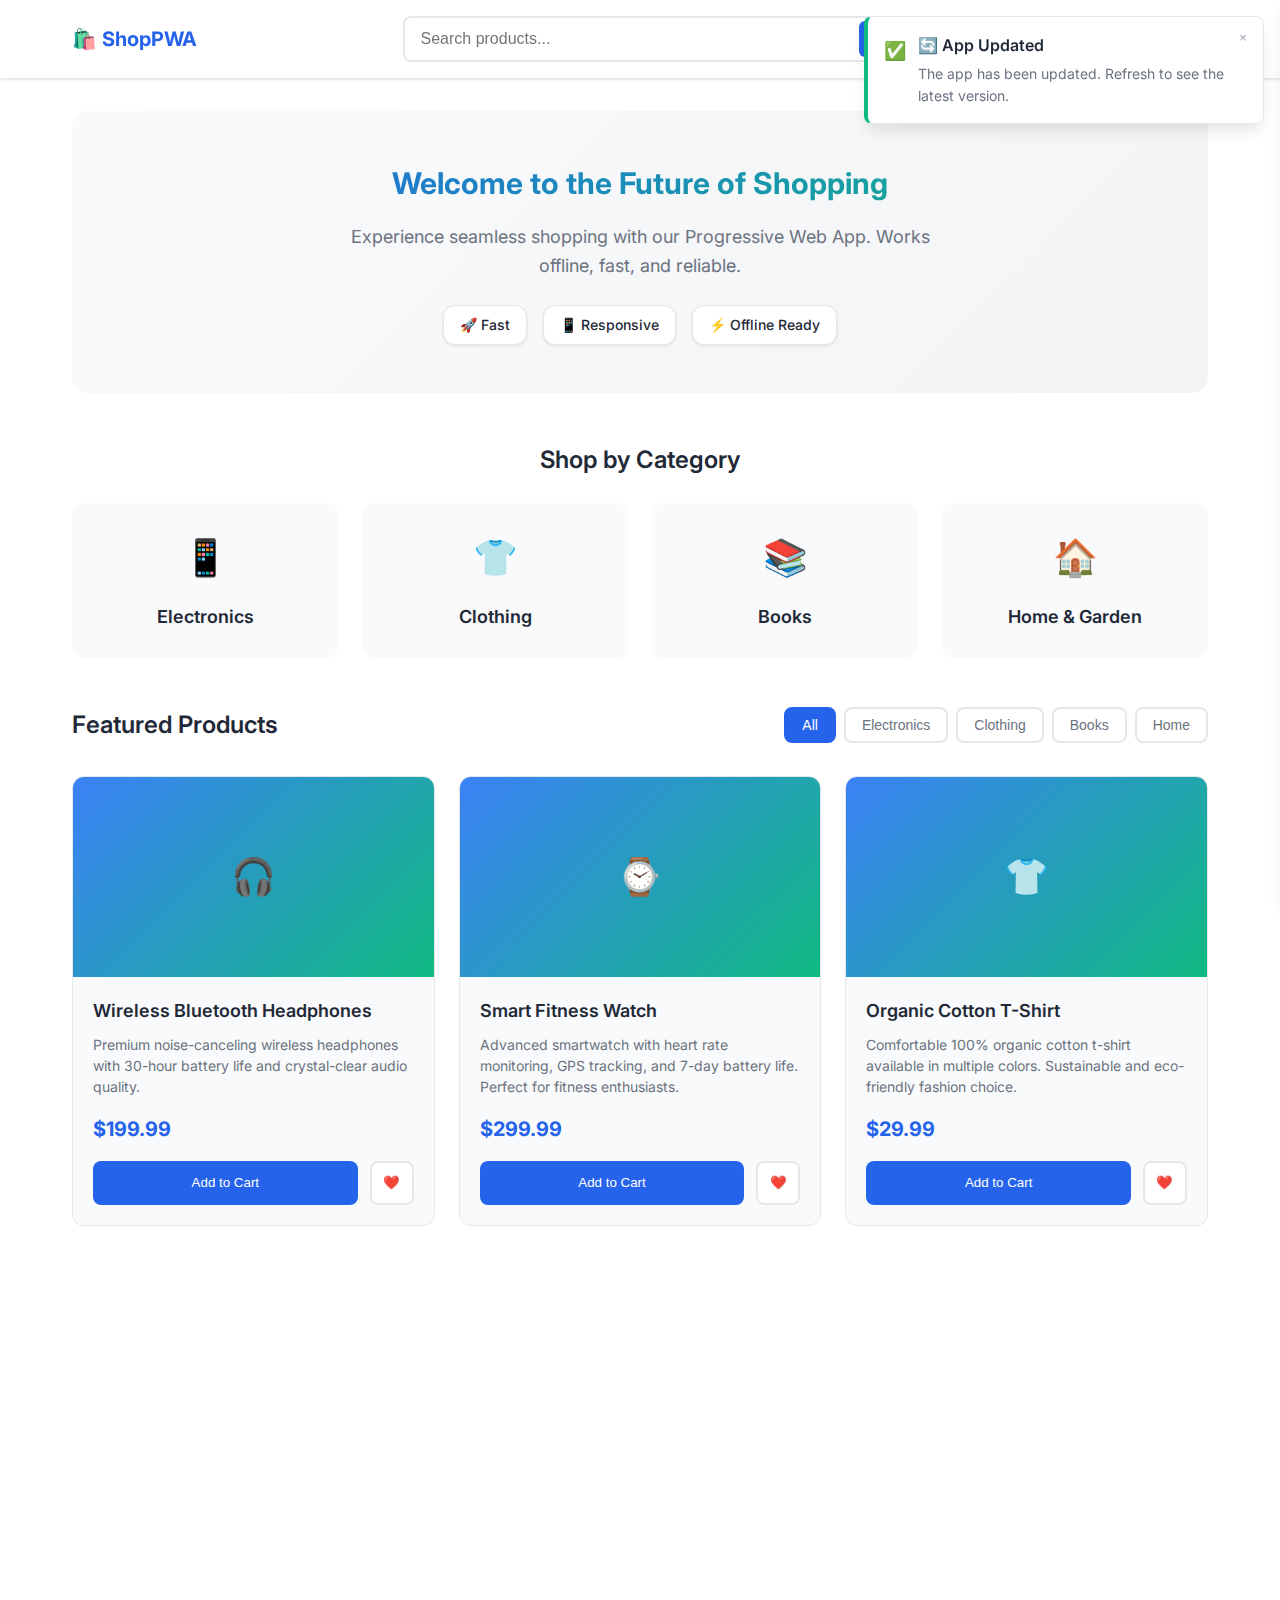
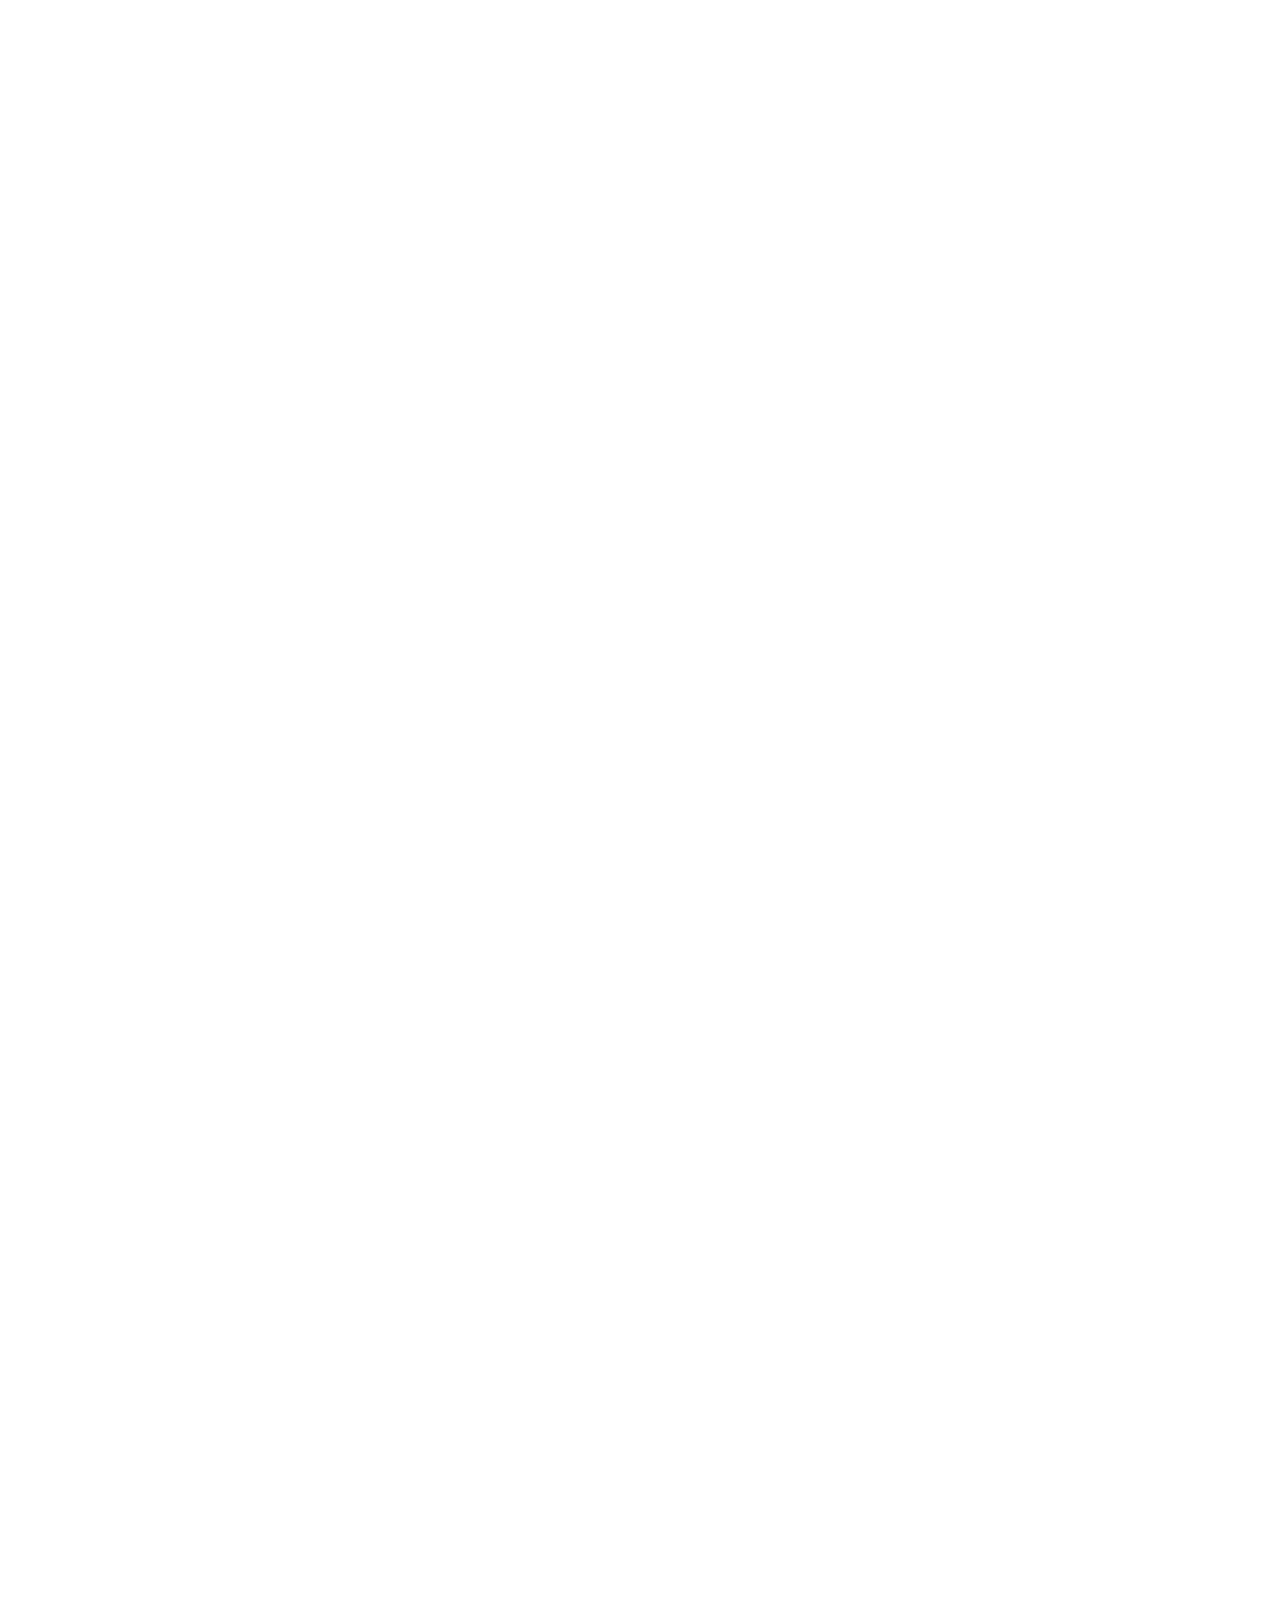
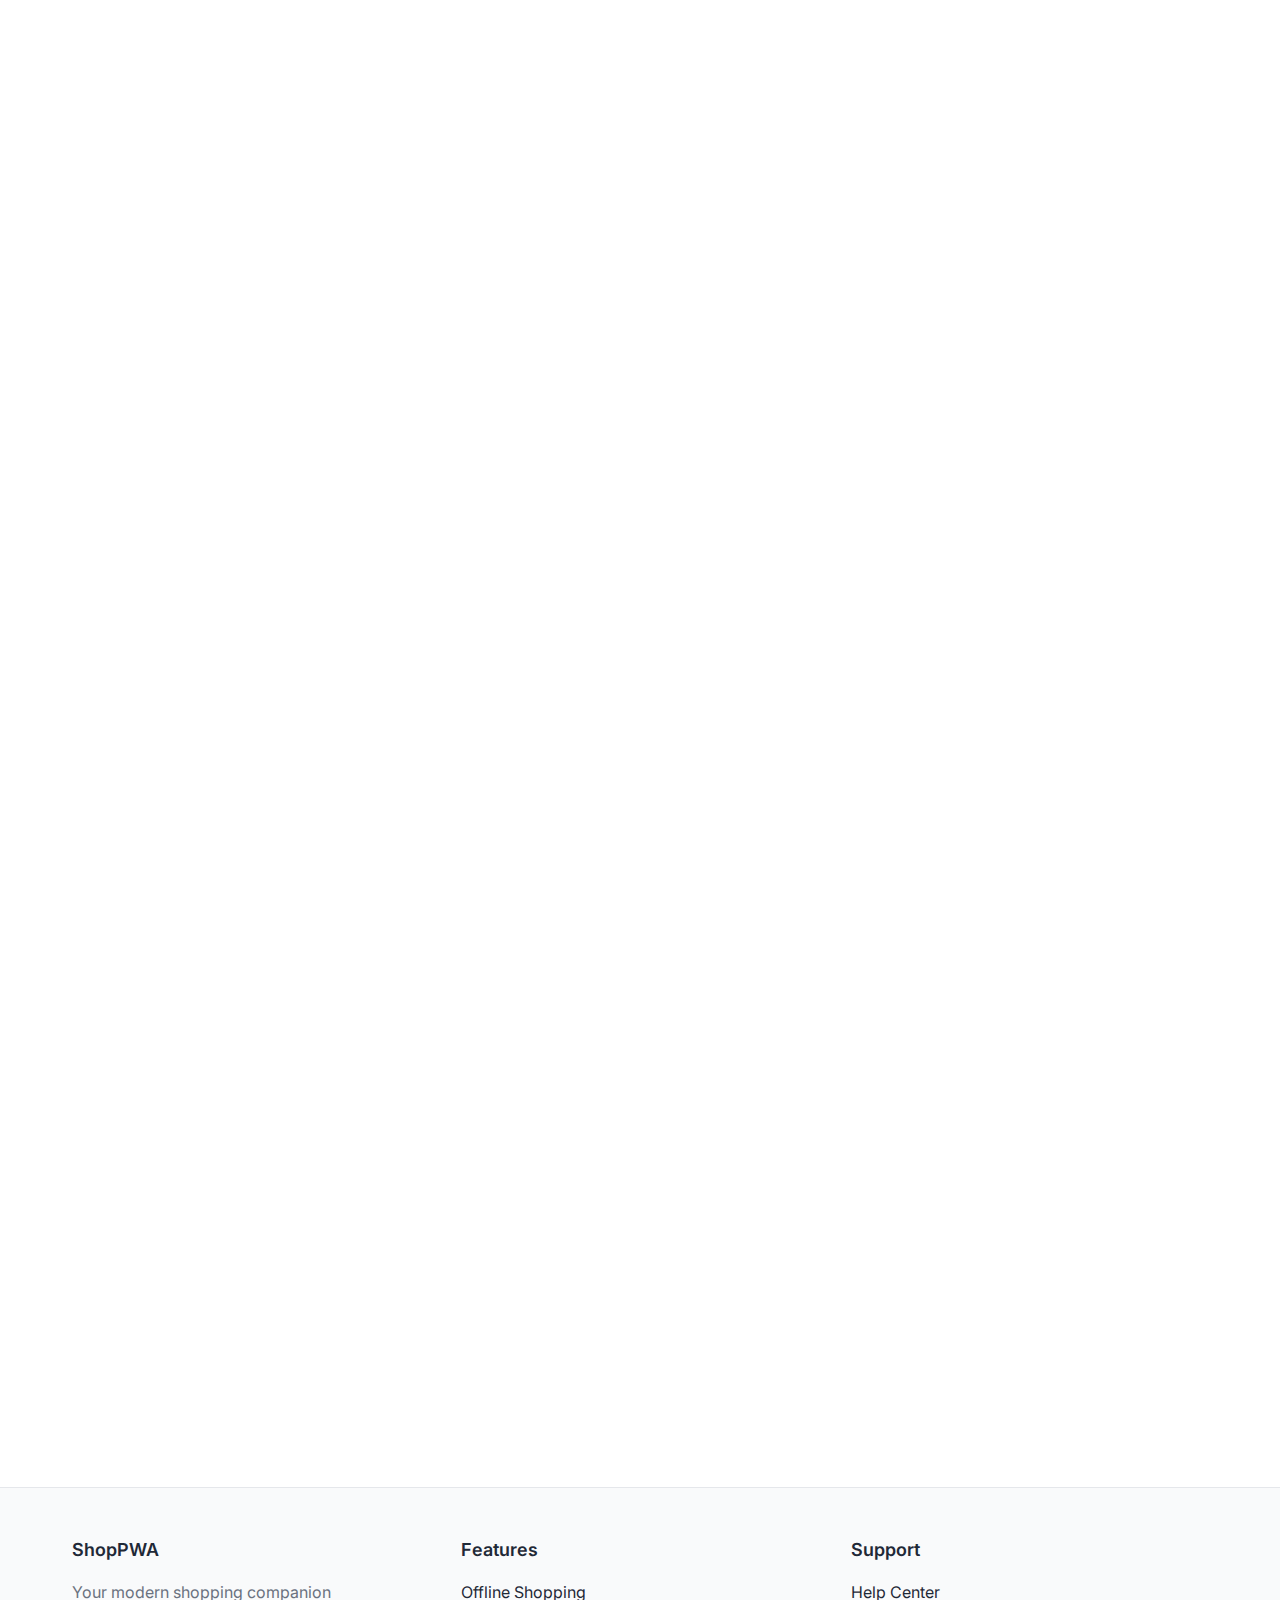
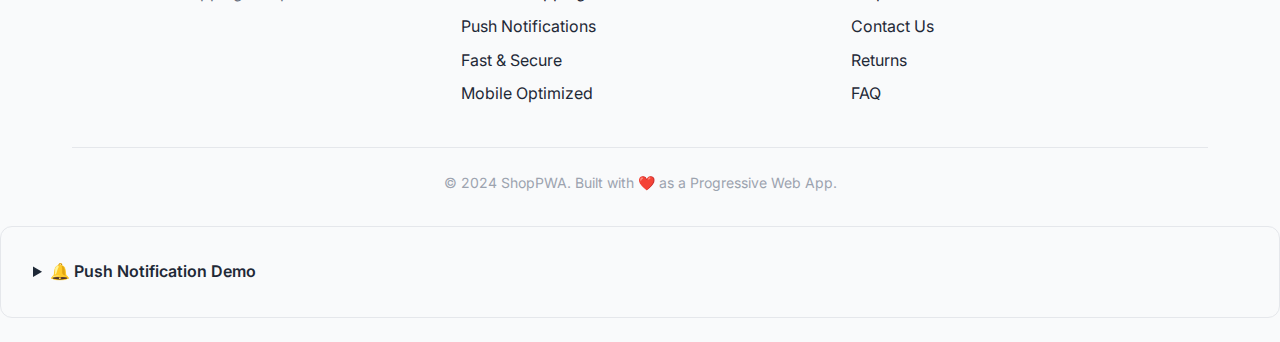
<file: index.html>
<!DOCTYPE html>
<html lang="en">
<head>
    <meta charset="UTF-8">
    <meta name="viewport" content="width=device-width, initial-scale=1.0">
    <meta name="theme-color" content="#2563eb">
    <meta name="description" content="Modern e-commerce PWA with offline support">
    
    <!-- PWA Manifest -->
    <link rel="manifest" href="manifest.json">
    
    <!-- Icons for different devices -->
    <link rel="icon" type="image/png" sizes="192x192" href="icons/icon-192x192.png">
    <link rel="icon" type="image/png" sizes="512x512" href="icons/icon-512x512.png">
    <link rel="apple-touch-icon" href="icons/icon-192x192.png">
    
    <!-- Styles -->
    <link rel="stylesheet" href="css/styles.css">
    <link rel="preconnect" href="https://fonts.googleapis.com">
    <link rel="preconnect" href="https://fonts.gstatic.com" crossorigin>
    <link href="https://fonts.googleapis.com/css2?family=Inter:wght@300;400;500;600;700&display=swap" rel="stylesheet">
    
    <title>ShopPWA - Your Modern E-commerce Experience</title>
</head>
<body>
    <!-- Install PWA Banner -->
    <div id="install-banner" class="install-banner hidden">
        <div class="install-content">
            <span class="install-text">Install ShopPWA for a better experience!</span>
            <div class="install-buttons">
                <button id="install-btn" class="btn btn-primary">Install</button>
                <button id="dismiss-btn" class="btn btn-secondary">Maybe later</button>
            </div>
        </div>
    </div>

    <!-- Header -->
    <header class="header">
        <div class="container">
            <div class="header-content">
                <div class="logo">
                    <h1>🛍️ ShopPWA</h1>
                </div>
                
                <div class="search-container">
                    <input type="text" id="search-input" placeholder="Search products..." class="search-input">
                    <button id="search-btn" class="search-btn">🔍</button>
                </div>
                
                <div class="header-actions">
                    <button id="notification-btn" class="icon-btn" title="Enable Notifications">
                        🔔
                        <span id="notification-status" class="status-indicator"></span>
                    </button>
                    <button id="cart-btn" class="icon-btn" title="Shopping Cart">
                        🛒
                        <span id="cart-count" class="cart-count">0</span>
                    </button>
                    <div id="offline-indicator" class="offline-indicator hidden">
                        📶 Offline Mode
                    </div>
                </div>
            </div>
        </div>
    </header>

    <!-- Main Content -->
    <main class="main">
        <div class="container">
            <!-- Hero Section -->
            <section class="hero">
                <div class="hero-content">
                    <h2>Welcome to the Future of Shopping</h2>
                    <p>Experience seamless shopping with our Progressive Web App. Works offline, fast, and reliable.</p>
                    <div class="hero-features">
                        <span class="feature-tag">🚀 Fast</span>
                        <span class="feature-tag">📱 Responsive</span>
                        <span class="feature-tag">⚡ Offline Ready</span>
                    </div>
                </div>
            </section>

            <!-- Product Categories -->
            <section class="categories">
                <h3>Shop by Category</h3>
                <div class="category-grid">
                    <div class="category-card" data-category="electronics">
                        <div class="category-icon">📱</div>
                        <h4>Electronics</h4>
                    </div>
                    <div class="category-card" data-category="clothing">
                        <div class="category-icon">👕</div>
                        <h4>Clothing</h4>
                    </div>
                    <div class="category-card" data-category="books">
                        <div class="category-icon">📚</div>
                        <h4>Books</h4>
                    </div>
                    <div class="category-card" data-category="home">
                        <div class="category-icon">🏠</div>
                        <h4>Home & Garden</h4>
                    </div>
                </div>
            </section>

            <!-- Products Grid -->
            <section class="products">
                <div class="products-header">
                    <h3>Featured Products</h3>
                    <div class="filter-buttons">
                        <button class="filter-btn active" data-filter="all">All</button>
                        <button class="filter-btn" data-filter="electronics">Electronics</button>
                        <button class="filter-btn" data-filter="clothing">Clothing</button>
                        <button class="filter-btn" data-filter="books">Books</button>
                        <button class="filter-btn" data-filter="home">Home</button>
                    </div>
                </div>
                
                <div id="products-grid" class="products-grid">
                    <!-- Products will be dynamically loaded here -->
                </div>
                
                <div id="loading-indicator" class="loading-indicator">
                    <div class="loading-spinner"></div>
                    <p>Loading amazing products...</p>
                </div>
            </section>
        </div>
    </main>

    <!-- Shopping Cart Sidebar -->
    <div id="cart-sidebar" class="cart-sidebar">
        <div class="cart-header">
            <h3>Shopping Cart</h3>
            <button id="close-cart" class="close-btn">✕</button>
        </div>
        <div id="cart-items" class="cart-items">
            <!-- Cart items will be dynamically loaded here -->
        </div>
        <div class="cart-footer">
            <div class="cart-total">
                <span>Total: <strong id="cart-total">$0.00</strong></span>
            </div>
            <button id="checkout-btn" class="btn btn-primary btn-full">
                Proceed to Checkout
            </button>
        </div>
    </div>

    <!-- Cart Overlay -->
    <div id="cart-overlay" class="cart-overlay"></div>

    <!-- Notification Permission Modal -->
    <div id="notification-modal" class="modal hidden">
        <div class="modal-content">
            <h3>Enable Push Notifications</h3>
            <p>Stay updated with the latest deals, order updates, and exclusive offers!</p>
            <div class="modal-actions">
                <button id="enable-notifications" class="btn btn-primary">Enable Notifications</button>
                <button id="skip-notifications" class="btn btn-secondary">Skip for now</button>
            </div>
        </div>
    </div>

    <!-- Modal Overlay -->
    <div id="modal-overlay" class="modal-overlay hidden"></div>

    <!-- Toast Notifications -->
    <div id="toast-container" class="toast-container"></div>

    <!-- Footer -->
    <footer class="footer">
        <div class="container">
            <div class="footer-content">
                <div class="footer-section">
                    <h4>ShopPWA</h4>
                    <p>Your modern shopping companion</p>
                </div>
                <div class="footer-section">
                    <h4>Features</h4>
                    <ul>
                        <li>Offline Shopping</li>
                        <li>Push Notifications</li>
                        <li>Fast & Secure</li>
                        <li>Mobile Optimized</li>
                    </ul>
                </div>
                <div class="footer-section">
                    <h4>Support</h4>
                    <ul>
                        <li>Help Center</li>
                        <li>Contact Us</li>
                        <li>Returns</li>
                        <li>FAQ</li>
                    </ul>
                </div>
            </div>
            <div class="footer-bottom">
                <p>&copy; 2024 ShopPWA. Built with ❤️ as a Progressive Web App.</p>
            </div>
        </div>
    </footer>

    <!-- Scripts -->
    <script src="js/app.js"></script>
    <script src="js/cart.js"></script>
    <script src="js/push-notifications.js"></script>
    <script>
        // Register Service Worker
        if ('serviceWorker' in navigator) {
            window.addEventListener('load', () => {
                navigator.serviceWorker.register('sw.js')
                    .then(registration => {
                        console.log('SW registered: ', registration);
                    })
                    .catch(registrationError => {
                        console.log('SW registration failed: ', registrationError);
                    });
            });
        }
    </script>
</body>
</html>
</file>
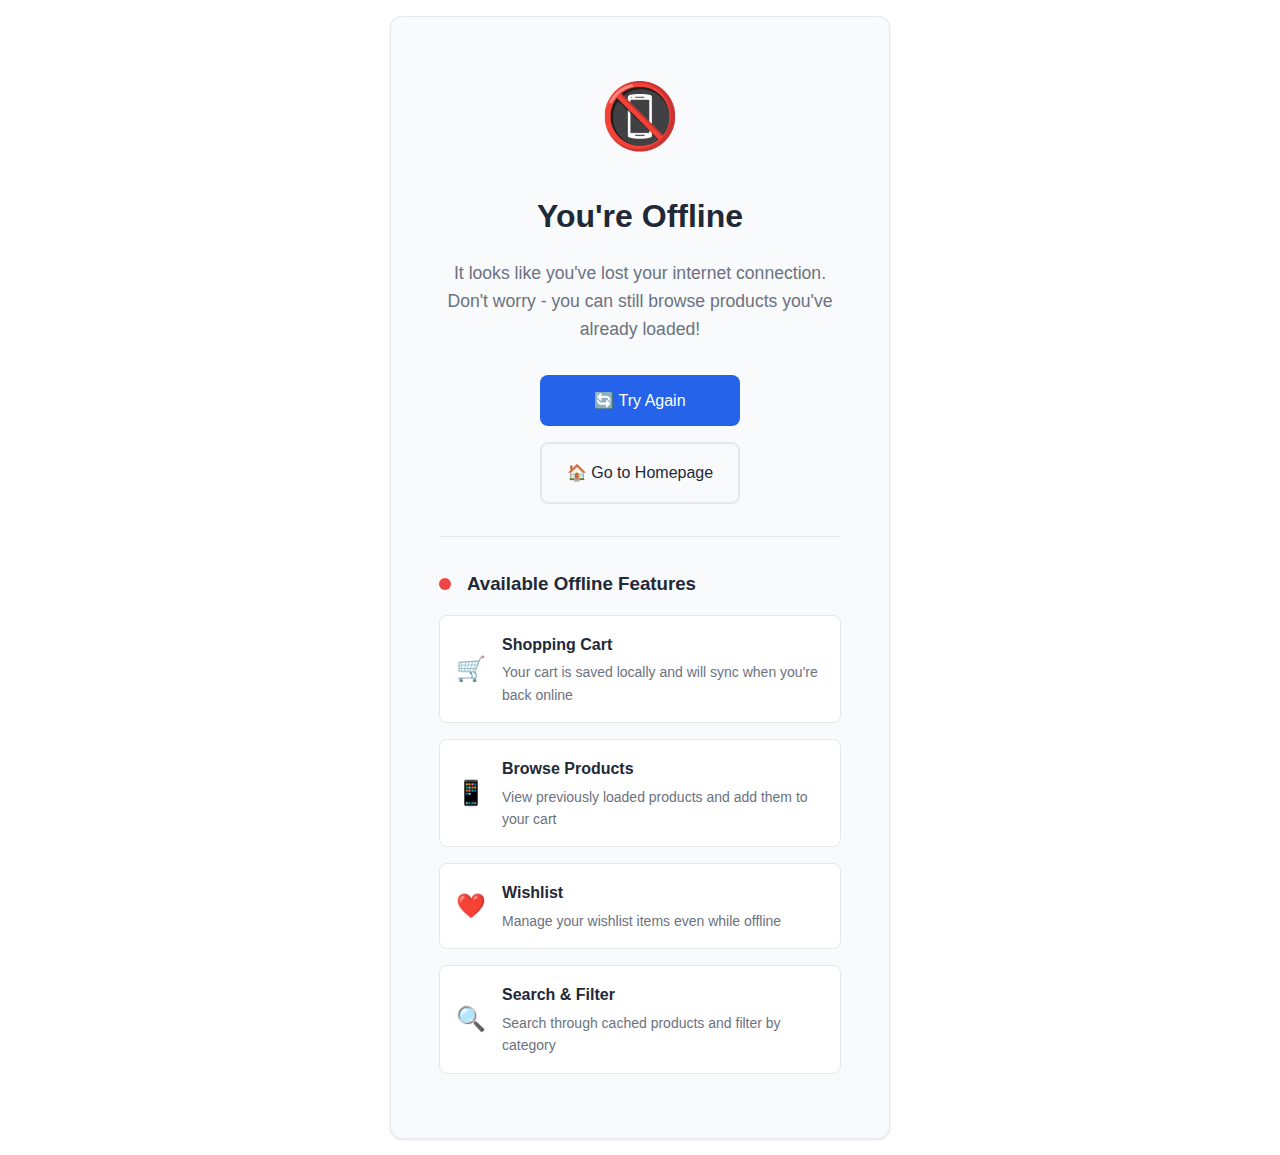
<file: offline.html>
<!DOCTYPE html>
<html lang="en">
<head>
    <meta charset="UTF-8">
    <meta name="viewport" content="width=device-width, initial-scale=1.0">
    <meta name="theme-color" content="#2563eb">
    <title>Offline - ShopPWA</title>
    <style>
        :root {
            --primary-color: #2563eb;
            --primary-dark: #1d4ed8;
            --text-primary: #1f2937;
            --text-secondary: #6b7280;
            --bg-primary: #ffffff;
            --bg-secondary: #f9fafb;
            --border-color: #e5e7eb;
            --shadow-light: 0 1px 3px 0 rgba(0, 0, 0, 0.1);
            --spacing-4: 1rem;
            --spacing-6: 1.5rem;
            --spacing-8: 2rem;
            --spacing-12: 3rem;
            --radius-lg: 0.5rem;
            --radius-xl: 0.75rem;
            --font-family: 'Inter', -apple-system, BlinkMacSystemFont, sans-serif;
        }

        @media (prefers-color-scheme: dark) {
            :root {
                --text-primary: #f9fafb;
                --text-secondary: #d1d5db;
                --bg-primary: #111827;
                --bg-secondary: #1f2937;
                --border-color: #374151;
            }
        }

        * {
            box-sizing: border-box;
            margin: 0;
            padding: 0;
        }

        body {
            font-family: var(--font-family);
            line-height: 1.6;
            color: var(--text-primary);
            background-color: var(--bg-primary);
            min-height: 100vh;
            display: flex;
            align-items: center;
            justify-content: center;
            padding: var(--spacing-4);
        }

        .offline-container {
            max-width: 500px;
            width: 100%;
            text-align: center;
            background: var(--bg-secondary);
            padding: var(--spacing-12);
            border-radius: var(--radius-xl);
            box-shadow: var(--shadow-light);
            border: 1px solid var(--border-color);
        }

        .offline-icon {
            font-size: 4rem;
            margin-bottom: var(--spacing-6);
            animation: pulse 2s infinite;
        }

        @keyframes pulse {
            0%, 100% {
                transform: scale(1);
            }
            50% {
                transform: scale(1.1);
            }
        }

        h1 {
            font-size: 2rem;
            font-weight: 700;
            margin-bottom: var(--spacing-4);
            color: var(--text-primary);
        }

        p {
            font-size: 1.1rem;
            color: var(--text-secondary);
            margin-bottom: var(--spacing-8);
        }

        .offline-actions {
            display: flex;
            flex-direction: column;
            gap: var(--spacing-4);
            align-items: center;
        }

        .btn {
            display: inline-flex;
            align-items: center;
            justify-content: center;
            padding: var(--spacing-4) var(--spacing-6);
            border: none;
            border-radius: var(--radius-lg);
            font-size: 1rem;
            font-weight: 500;
            text-decoration: none;
            cursor: pointer;
            transition: all 0.2s ease;
            min-width: 200px;
        }

        .btn-primary {
            background-color: var(--primary-color);
            color: white;
        }

        .btn-primary:hover {
            background-color: var(--primary-dark);
            transform: translateY(-1px);
        }

        .btn-secondary {
            background-color: transparent;
            color: var(--text-primary);
            border: 2px solid var(--border-color);
        }

        .btn-secondary:hover {
            background-color: var(--bg-primary);
        }

        .offline-features {
            margin-top: var(--spacing-8);
            padding-top: var(--spacing-8);
            border-top: 1px solid var(--border-color);
        }

        .feature-list {
            list-style: none;
            text-align: left;
            margin-top: var(--spacing-4);
        }

        .feature-list li {
            padding: var(--spacing-4);
            margin-bottom: var(--spacing-4);
            background: var(--bg-primary);
            border-radius: var(--radius-lg);
            border: 1px solid var(--border-color);
            display: flex;
            align-items: center;
            gap: var(--spacing-4);
        }

        .feature-icon {
            font-size: 1.5rem;
        }

        .feature-text {
            flex: 1;
        }

        .feature-title {
            font-weight: 600;
            margin-bottom: 0.25rem;
        }

        .feature-description {
            font-size: 0.875rem;
            color: var(--text-secondary);
        }

        .status-indicator {
            width: 12px;
            height: 12px;
            border-radius: 50%;
            background-color: #ef4444;
            animation: blink 1.5s infinite;
        }

        @keyframes blink {
            0%, 50% {
                opacity: 1;
            }
            51%, 100% {
                opacity: 0.3;
            }
        }

        @media (max-width: 480px) {
            .offline-container {
                padding: var(--spacing-8) var(--spacing-4);
            }

            h1 {
                font-size: 1.5rem;
            }

            .offline-actions {
                flex-direction: column;
            }

            .btn {
                width: 100%;
            }
        }
    </style>
</head>
<body>
    <div class="offline-container">
        <div class="offline-icon">📵</div>
        <h1>You're Offline</h1>
        <p>It looks like you've lost your internet connection. Don't worry - you can still browse products you've already loaded!</p>
        
        <div class="offline-actions">
            <button class="btn btn-primary" onclick="window.location.reload()">
                🔄 Try Again
            </button>
            <a href="/" class="btn btn-secondary">
                🏠 Go to Homepage
            </a>
        </div>

        <div class="offline-features">
            <h3 style="margin-bottom: var(--spacing-4); display: flex; align-items: center; gap: var(--spacing-4);">
                <span class="status-indicator"></span>
                Available Offline Features
            </h3>
            <ul class="feature-list">
                <li>
                    <span class="feature-icon">🛒</span>
                    <div class="feature-text">
                        <div class="feature-title">Shopping Cart</div>
                        <div class="feature-description">Your cart is saved locally and will sync when you're back online</div>
                    </div>
                </li>
                <li>
                    <span class="feature-icon">📱</span>
                    <div class="feature-text">
                        <div class="feature-title">Browse Products</div>
                        <div class="feature-description">View previously loaded products and add them to your cart</div>
                    </div>
                </li>
                <li>
                    <span class="feature-icon">❤️</span>
                    <div class="feature-text">
                        <div class="feature-title">Wishlist</div>
                        <div class="feature-description">Manage your wishlist items even while offline</div>
                    </div>
                </li>
                <li>
                    <span class="feature-icon">🔍</span>
                    <div class="feature-text">
                        <div class="feature-title">Search & Filter</div>
                        <div class="feature-description">Search through cached products and filter by category</div>
                    </div>
                </li>
            </ul>
        </div>
    </div>

    <script>
        // Auto-retry connection
        let retryCount = 0;
        const maxRetries = 3;

        function checkConnection() {
            if (navigator.onLine) {
                window.location.reload();
            } else {
                retryCount++;
                if (retryCount < maxRetries) {
                    setTimeout(checkConnection, 5000); // Check every 5 seconds
                }
            }
        }

        // Start checking connection
        setTimeout(checkConnection, 2000);

        // Listen for online event
        window.addEventListener('online', () => {
            window.location.reload();
        });

        // Show offline status
        window.addEventListener('offline', () => {
            console.log('Device went offline');
        });

        // Animate reload button on click
        document.querySelector('.btn-primary').addEventListener('click', function() {
            this.innerHTML = '🔄 Checking...';
            this.disabled = true;
            
            setTimeout(() => {
                this.innerHTML = '🔄 Try Again';
                this.disabled = false;
            }, 2000);
        });
    </script>
</body>
</html>
</file>
<file: css/styles.css>
/* CSS Reset and Base Styles */
*,
*::before,
*::after {
  box-sizing: border-box;
  margin: 0;
  padding: 0;
}

:root {
  /* Color Palette */
  --primary-color: #2563eb;
  --primary-dark: #1d4ed8;
  --primary-light: #3b82f6;
  --secondary-color: #10b981;
  --accent-color: #f59e0b;
  --error-color: #ef4444;
  --warning-color: #f59e0b;
  --success-color: #10b981;
  
  /* Neutral Colors */
  --text-primary: #1f2937;
  --text-secondary: #6b7280;
  --text-muted: #9ca3af;
  --bg-primary: #ffffff;
  --bg-secondary: #f9fafb;
  --bg-tertiary: #f3f4f6;
  --border-color: #e5e7eb;
  --shadow-light: 0 1px 3px 0 rgba(0, 0, 0, 0.1);
  --shadow-medium: 0 4px 6px -1px rgba(0, 0, 0, 0.1);
  --shadow-heavy: 0 10px 15px -3px rgba(0, 0, 0, 0.1);
  
  /* Typography */
  --font-family: 'Inter', -apple-system, BlinkMacSystemFont, sans-serif;
  --font-size-xs: 0.75rem;
  --font-size-sm: 0.875rem;
  --font-size-base: 1rem;
  --font-size-lg: 1.125rem;
  --font-size-xl: 1.25rem;
  --font-size-2xl: 1.5rem;
  --font-size-3xl: 1.875rem;
  --font-size-4xl: 2.25rem;
  
  /* Spacing */
  --spacing-1: 0.25rem;
  --spacing-2: 0.5rem;
  --spacing-3: 0.75rem;
  --spacing-4: 1rem;
  --spacing-5: 1.25rem;
  --spacing-6: 1.5rem;
  --spacing-8: 2rem;
  --spacing-10: 2.5rem;
  --spacing-12: 3rem;
  --spacing-16: 4rem;
  
  /* Border Radius */
  --radius-sm: 0.25rem;
  --radius-md: 0.375rem;
  --radius-lg: 0.5rem;
  --radius-xl: 0.75rem;
  --radius-2xl: 1rem;
  
  /* Transitions */
  --transition-fast: 150ms ease-in-out;
  --transition-normal: 250ms ease-in-out;
  --transition-slow: 350ms ease-in-out;
  
  /* Z-Index Scale */
  --z-dropdown: 1000;
  --z-modal: 1050;
  --z-toast: 1100;
}

/* Dark Mode Variables */
@media (prefers-color-scheme: dark) {
  :root {
    --text-primary: #f9fafb;
    --text-secondary: #d1d5db;
    --text-muted: #9ca3af;
    --bg-primary: #111827;
    --bg-secondary: #1f2937;
    --bg-tertiary: #374151;
    --border-color: #374151;
  }
}

/* Base Styles */
html {
  scroll-behavior: smooth;
  -webkit-text-size-adjust: 100%;
}

body {
  font-family: var(--font-family);
  font-size: var(--font-size-base);
  line-height: 1.6;
  color: var(--text-primary);
  background-color: var(--bg-primary);
  -webkit-font-smoothing: antialiased;
  -moz-osx-font-smoothing: grayscale;
}

/* Container */
.container {
  width: 100%;
  max-width: 1200px;
  margin: 0 auto;
  padding: 0 var(--spacing-4);
}

@media (min-width: 640px) {
  .container {
    padding: 0 var(--spacing-6);
  }
}

@media (min-width: 1024px) {
  .container {
    padding: 0 var(--spacing-8);
  }
}

/* Utility Classes */
.hidden {
  display: none !important;
}

.sr-only {
  position: absolute;
  width: 1px;
  height: 1px;
  padding: 0;
  margin: -1px;
  overflow: hidden;
  clip: rect(0, 0, 0, 0);
  white-space: nowrap;
  border: 0;
}

/* Button Styles */
.btn {
  display: inline-flex;
  align-items: center;
  justify-content: center;
  padding: var(--spacing-3) var(--spacing-6);
  border: none;
  border-radius: var(--radius-lg);
  font-size: var(--font-size-sm);
  font-weight: 500;
  text-decoration: none;
  cursor: pointer;
  transition: all var(--transition-fast);
  outline: none;
  white-space: nowrap;
}

.btn:focus {
  outline: 2px solid var(--primary-color);
  outline-offset: 2px;
}

.btn-primary {
  background-color: var(--primary-color);
  color: white;
}

.btn-primary:hover {
  background-color: var(--primary-dark);
  transform: translateY(-1px);
  box-shadow: var(--shadow-medium);
}

.btn-secondary {
  background-color: var(--bg-tertiary);
  color: var(--text-primary);
  border: 1px solid var(--border-color);
}

.btn-secondary:hover {
  background-color: var(--bg-secondary);
  transform: translateY(-1px);
}

.btn-full {
  width: 100%;
}

.icon-btn {
  position: relative;
  width: 44px;
  height: 44px;
  border: none;
  background: transparent;
  border-radius: var(--radius-lg);
  font-size: var(--font-size-lg);
  cursor: pointer;
  transition: all var(--transition-fast);
  display: flex;
  align-items: center;
  justify-content: center;
}

.icon-btn:hover {
  background-color: var(--bg-secondary);
  transform: scale(1.05);
}

/* Install Banner */
.install-banner {
  position: fixed;
  top: 0;
  left: 0;
  right: 0;
  background: linear-gradient(135deg, var(--primary-color), var(--primary-dark));
  color: white;
  padding: var(--spacing-3) 0;
  z-index: var(--z-toast);
  box-shadow: var(--shadow-medium);
  animation: slideDown 0.3s ease-out;
}

@keyframes slideDown {
  from {
    transform: translateY(-100%);
  }
  to {
    transform: translateY(0);
  }
}

.install-content {
  display: flex;
  align-items: center;
  justify-content: space-between;
  max-width: 1200px;
  margin: 0 auto;
  padding: 0 var(--spacing-4);
}

.install-buttons {
  display: flex;
  gap: var(--spacing-3);
}

.install-buttons .btn {
  padding: var(--spacing-2) var(--spacing-4);
  font-size: var(--font-size-sm);
}

/* Header */
.header {
  position: sticky;
  top: 0;
  background-color: var(--bg-primary);
  border-bottom: 1px solid var(--border-color);
  z-index: var(--z-dropdown);
  backdrop-filter: blur(10px);
  box-shadow: var(--shadow-light);
}

.header-content {
  display: flex;
  align-items: center;
  justify-content: space-between;
  padding: var(--spacing-4) 0;
  gap: var(--spacing-4);
}

.logo h1 {
  font-size: var(--font-size-xl);
  font-weight: 700;
  color: var(--primary-color);
  margin: 0;
}

/* Search Container */
.search-container {
  flex: 1;
  max-width: 500px;
  display: flex;
  position: relative;
}

.search-input {
  flex: 1;
  padding: var(--spacing-3) var(--spacing-4);
  border: 2px solid var(--border-color);
  border-radius: var(--radius-lg);
  font-size: var(--font-size-base);
  transition: border-color var(--transition-fast);
  background-color: var(--bg-primary);
  color: var(--text-primary);
}

.search-input:focus {
  outline: none;
  border-color: var(--primary-color);
  box-shadow: 0 0 0 3px rgba(37, 99, 235, 0.1);
}

.search-btn {
  position: absolute;
  right: var(--spacing-2);
  top: 50%;
  transform: translateY(-50%);
  background: var(--primary-color);
  color: white;
  border: none;
  border-radius: var(--radius-md);
  width: 36px;
  height: 36px;
  display: flex;
  align-items: center;
  justify-content: center;
  cursor: pointer;
  transition: all var(--transition-fast);
}

.search-btn:hover {
  background-color: var(--primary-dark);
  transform: translateY(-50%) scale(1.05);
}

/* Header Actions */
.header-actions {
  display: flex;
  align-items: center;
  gap: var(--spacing-3);
}

.cart-count {
  position: absolute;
  top: -8px;
  right: -8px;
  background-color: var(--error-color);
  color: white;
  border-radius: 50%;
  width: 20px;
  height: 20px;
  font-size: var(--font-size-xs);
  font-weight: 600;
  display: flex;
  align-items: center;
  justify-content: center;
  animation: pulse 2s infinite;
}

@keyframes pulse {
  0%, 100% {
    transform: scale(1);
  }
  50% {
    transform: scale(1.1);
  }
}

.status-indicator {
  position: absolute;
  top: 8px;
  right: 8px;
  width: 8px;
  height: 8px;
  border-radius: 50%;
  background-color: var(--success-color);
}

.offline-indicator {
  background-color: var(--warning-color);
  color: white;
  padding: var(--spacing-2) var(--spacing-3);
  border-radius: var(--radius-md);
  font-size: var(--font-size-xs);
  font-weight: 500;
  animation: fadeIn 0.3s ease-out;
}

@keyframes fadeIn {
  from {
    opacity: 0;
    transform: translateY(-10px);
  }
  to {
    opacity: 1;
    transform: translateY(0);
  }
}

/* Main Content */
.main {
  min-height: calc(100vh - 200px);
  padding: var(--spacing-8) 0;
}

/* Hero Section */
.hero {
  text-align: center;
  padding: var(--spacing-12) 0;
  background: linear-gradient(135deg, var(--bg-secondary), var(--bg-tertiary));
  border-radius: var(--radius-2xl);
  margin-bottom: var(--spacing-12);
}

.hero-content h2 {
  font-size: var(--font-size-3xl);
  font-weight: 700;
  margin-bottom: var(--spacing-4);
  background: linear-gradient(135deg, var(--primary-color), var(--secondary-color));
  -webkit-background-clip: text;
  -webkit-text-fill-color: transparent;
  background-clip: text;
}

.hero-content p {
  font-size: var(--font-size-lg);
  color: var(--text-secondary);
  max-width: 600px;
  margin: 0 auto var(--spacing-6);
}

.hero-features {
  display: flex;
  justify-content: center;
  gap: var(--spacing-4);
  flex-wrap: wrap;
}

.feature-tag {
  background-color: var(--bg-primary);
  padding: var(--spacing-2) var(--spacing-4);
  border-radius: var(--radius-xl);
  font-size: var(--font-size-sm);
  font-weight: 500;
  box-shadow: var(--shadow-light);
  border: 1px solid var(--border-color);
}

/* Categories Section */
.categories {
  margin-bottom: var(--spacing-12);
}

.categories h3 {
  font-size: var(--font-size-2xl);
  font-weight: 600;
  margin-bottom: var(--spacing-6);
  text-align: center;
}

.category-grid {
  display: grid;
  grid-template-columns: repeat(auto-fit, minmax(200px, 1fr));
  gap: var(--spacing-6);
}

.category-card {
  background-color: var(--bg-secondary);
  border-radius: var(--radius-xl);
  padding: var(--spacing-6);
  text-align: center;
  cursor: pointer;
  transition: all var(--transition-normal);
  border: 2px solid transparent;
}

.category-card:hover {
  transform: translateY(-4px);
  box-shadow: var(--shadow-heavy);
  border-color: var(--primary-color);
}

.category-icon {
  font-size: var(--font-size-4xl);
  margin-bottom: var(--spacing-4);
}

.category-card h4 {
  font-size: var(--font-size-lg);
  font-weight: 600;
  color: var(--text-primary);
}

/* Products Section */
.products {
  margin-bottom: var(--spacing-12);
}

.products-header {
  display: flex;
  justify-content: space-between;
  align-items: center;
  margin-bottom: var(--spacing-8);
  flex-wrap: wrap;
  gap: var(--spacing-4);
}

.products-header h3 {
  font-size: var(--font-size-2xl);
  font-weight: 600;
}

.filter-buttons {
  display: flex;
  gap: var(--spacing-2);
  flex-wrap: wrap;
}

.filter-btn {
  padding: var(--spacing-2) var(--spacing-4);
  border: 2px solid var(--border-color);
  background-color: var(--bg-primary);
  color: var(--text-secondary);
  border-radius: var(--radius-lg);
  font-size: var(--font-size-sm);
  font-weight: 500;
  cursor: pointer;
  transition: all var(--transition-fast);
}

.filter-btn:hover,
.filter-btn.active {
  background-color: var(--primary-color);
  border-color: var(--primary-color);
  color: white;
}

/* Products Grid */
.products-grid {
  display: grid;
  grid-template-columns: repeat(auto-fill, minmax(280px, 1fr));
  gap: var(--spacing-6);
}

.product-card {
  background-color: var(--bg-secondary);
  border-radius: var(--radius-xl);
  overflow: hidden;
  transition: all var(--transition-normal);
  border: 1px solid var(--border-color);
  position: relative;
}

.product-card:hover {
  transform: translateY(-4px);
  box-shadow: var(--shadow-heavy);
}

.product-image {
  width: 100%;
  height: 200px;
  background: linear-gradient(135deg, var(--primary-light), var(--secondary-color));
  display: flex;
  align-items: center;
  justify-content: center;
  font-size: var(--font-size-4xl);
  position: relative;
  overflow: hidden;
}

.product-info {
  padding: var(--spacing-5);
}

.product-title {
  font-size: var(--font-size-lg);
  font-weight: 600;
  margin-bottom: var(--spacing-2);
  color: var(--text-primary);
}

.product-description {
  color: var(--text-secondary);
  font-size: var(--font-size-sm);
  margin-bottom: var(--spacing-4);
  line-height: 1.5;
}

.product-price {
  font-size: var(--font-size-xl);
  font-weight: 700;
  color: var(--primary-color);
  margin-bottom: var(--spacing-4);
}

.product-actions {
  display: flex;
  gap: var(--spacing-3);
}

.add-to-cart {
  flex: 1;
  background-color: var(--primary-color);
  color: white;
  border: none;
  padding: var(--spacing-3) var(--spacing-4);
  border-radius: var(--radius-lg);
  font-weight: 500;
  cursor: pointer;
  transition: all var(--transition-fast);
}

.add-to-cart:hover {
  background-color: var(--primary-dark);
  transform: translateY(-1px);
}

.wishlist-btn {
  width: 44px;
  height: 44px;
  border: 2px solid var(--border-color);
  background-color: var(--bg-primary);
  border-radius: var(--radius-lg);
  display: flex;
  align-items: center;
  justify-content: center;
  cursor: pointer;
  transition: all var(--transition-fast);
}

.wishlist-btn:hover {
  border-color: var(--error-color);
  color: var(--error-color);
}

/* Loading Indicator */
.loading-indicator {
  text-align: center;
  padding: var(--spacing-8);
}

.loading-spinner {
  width: 40px;
  height: 40px;
  border: 4px solid var(--border-color);
  border-top: 4px solid var(--primary-color);
  border-radius: 50%;
  animation: spin 1s linear infinite;
  margin: 0 auto var(--spacing-4);
}

@keyframes spin {
  0% { transform: rotate(0deg); }
  100% { transform: rotate(360deg); }
}

/* Shopping Cart Sidebar */
.cart-sidebar {
  position: fixed;
  top: 0;
  right: -400px;
  width: 400px;
  height: 100vh;
  background-color: var(--bg-primary);
  box-shadow: var(--shadow-heavy);
  transition: right var(--transition-normal);
  z-index: var(--z-modal);
  display: flex;
  flex-direction: column;
}

.cart-sidebar.open {
  right: 0;
}

.cart-header {
  display: flex;
  justify-content: space-between;
  align-items: center;
  padding: var(--spacing-5);
  border-bottom: 1px solid var(--border-color);
}

.cart-header h3 {
  font-size: var(--font-size-xl);
  font-weight: 600;
}

.close-btn {
  width: 32px;
  height: 32px;
  border: none;
  background: var(--bg-secondary);
  border-radius: var(--radius-md);
  display: flex;
  align-items: center;
  justify-content: center;
  cursor: pointer;
  transition: all var(--transition-fast);
}

.close-btn:hover {
  background-color: var(--bg-tertiary);
}

.cart-items {
  flex: 1;
  overflow-y: auto;
  padding: var(--spacing-4);
}

.cart-item {
  display: flex;
  gap: var(--spacing-4);
  padding: var(--spacing-4);
  border-bottom: 1px solid var(--border-color);
  animation: slideInRight 0.3s ease-out;
}

@keyframes slideInRight {
  from {
    transform: translateX(100%);
    opacity: 0;
  }
  to {
    transform: translateX(0);
    opacity: 1;
  }
}

.cart-item-image {
  width: 80px;
  height: 80px;
  background: linear-gradient(135deg, var(--primary-light), var(--secondary-color));
  border-radius: var(--radius-lg);
  display: flex;
  align-items: center;
  justify-content: center;
  font-size: var(--font-size-xl);
}

.cart-item-info {
  flex: 1;
}

.cart-item-title {
  font-weight: 600;
  margin-bottom: var(--spacing-1);
}

.cart-item-price {
  color: var(--primary-color);
  font-weight: 600;
  margin-bottom: var(--spacing-2);
}

.quantity-controls {
  display: flex;
  align-items: center;
  gap: var(--spacing-2);
}

.quantity-btn {
  width: 28px;
  height: 28px;
  border: 1px solid var(--border-color);
  background-color: var(--bg-secondary);
  border-radius: var(--radius-sm);
  display: flex;
  align-items: center;
  justify-content: center;
  cursor: pointer;
  transition: all var(--transition-fast);
}

.quantity-btn:hover {
  background-color: var(--primary-color);
  color: white;
  border-color: var(--primary-color);
}

.quantity {
  font-weight: 600;
  min-width: 30px;
  text-align: center;
}

.cart-footer {
  padding: var(--spacing-5);
  border-top: 1px solid var(--border-color);
  background-color: var(--bg-secondary);
}

.cart-total {
  margin-bottom: var(--spacing-4);
  text-align: center;
  font-size: var(--font-size-lg);
}

.cart-overlay {
  position: fixed;
  top: 0;
  left: 0;
  right: 0;
  bottom: 0;
  background-color: rgba(0, 0, 0, 0.5);
  z-index: calc(var(--z-modal) - 1);
  opacity: 0;
  visibility: hidden;
  transition: all var(--transition-normal);
}

.cart-overlay.open {
  opacity: 1;
  visibility: visible;
}

/* Modal Styles */
.modal {
  position: fixed;
  top: 50%;
  left: 50%;
  transform: translate(-50%, -50%);
  background-color: var(--bg-primary);
  border-radius: var(--radius-xl);
  padding: var(--spacing-8);
  max-width: 400px;
  width: 90%;
  z-index: var(--z-modal);
  box-shadow: var(--shadow-heavy);
  animation: modalSlideIn 0.3s ease-out;
}

@keyframes modalSlideIn {
  from {
    opacity: 0;
    transform: translate(-50%, -60%);
  }
  to {
    opacity: 1;
    transform: translate(-50%, -50%);
  }
}

.modal h3 {
  font-size: var(--font-size-xl);
  font-weight: 600;
  margin-bottom: var(--spacing-4);
}

.modal p {
  color: var(--text-secondary);
  margin-bottom: var(--spacing-6);
  line-height: 1.6;
}

.modal-actions {
  display: flex;
  gap: var(--spacing-3);
}

.modal-overlay {
  position: fixed;
  top: 0;
  left: 0;
  right: 0;
  bottom: 0;
  background-color: rgba(0, 0, 0, 0.5);
  z-index: calc(var(--z-modal) - 1);
}

/* Toast Notifications */
.toast-container {
  position: fixed;
  top: var(--spacing-4);
  right: var(--spacing-4);
  z-index: var(--z-toast);
  display: flex;
  flex-direction: column;
  gap: var(--spacing-3);
  pointer-events: none;
}

.toast {
  background-color: var(--bg-primary);
  border: 1px solid var(--border-color);
  border-radius: var(--radius-lg);
  padding: var(--spacing-4);
  min-width: 300px;
  max-width: 400px;
  box-shadow: var(--shadow-heavy);
  animation: toastSlideIn 0.3s ease-out;
  pointer-events: auto;
  position: relative;
}

.toast.success {
  border-left: 4px solid var(--success-color);
}

.toast.error {
  border-left: 4px solid var(--error-color);
}

.toast.warning {
  border-left: 4px solid var(--warning-color);
}

@keyframes toastSlideIn {
  from {
    transform: translateX(100%);
    opacity: 0;
  }
  to {
    transform: translateX(0);
    opacity: 1;
  }
}

.toast-content {
  display: flex;
  align-items: start;
  gap: var(--spacing-3);
}

.toast-icon {
  font-size: var(--font-size-lg);
  margin-top: var(--spacing-1);
}

.toast-message {
  flex: 1;
}

.toast-title {
  font-weight: 600;
  margin-bottom: var(--spacing-1);
}

.toast-description {
  color: var(--text-secondary);
  font-size: var(--font-size-sm);
}

.toast-close {
  position: absolute;
  top: var(--spacing-2);
  right: var(--spacing-2);
  width: 24px;
  height: 24px;
  border: none;
  background: transparent;
  border-radius: var(--radius-sm);
  cursor: pointer;
  display: flex;
  align-items: center;
  justify-content: center;
  color: var(--text-muted);
  transition: all var(--transition-fast);
}

.toast-close:hover {
  background-color: var(--bg-secondary);
  color: var(--text-primary);
}

/* Footer */
.footer {
  background-color: var(--bg-secondary);
  border-top: 1px solid var(--border-color);
  padding: var(--spacing-12) 0 var(--spacing-6);
  margin-top: var(--spacing-16);
}

.footer-content {
  display: grid;
  grid-template-columns: repeat(auto-fit, minmax(250px, 1fr));
  gap: var(--spacing-8);
  margin-bottom: var(--spacing-8);
}

.footer-section h4 {
  font-size: var(--font-size-lg);
  font-weight: 600;
  margin-bottom: var(--spacing-4);
  color: var(--text-primary);
}

.footer-section p {
  color: var(--text-secondary);
  margin-bottom: var(--spacing-4);
}

.footer-section ul {
  list-style: none;
}

.footer-section li {
  margin-bottom: var(--spacing-2);
}

.footer-section a {
  color: var(--text-secondary);
  text-decoration: none;
  transition: color var(--transition-fast);
}

.footer-section a:hover {
  color: var(--primary-color);
}

.footer-bottom {
  text-align: center;
  padding-top: var(--spacing-6);
  border-top: 1px solid var(--border-color);
  color: var(--text-muted);
  font-size: var(--font-size-sm);
}

/* Responsive Design */
@media (max-width: 768px) {
  .header-content {
    flex-direction: column;
    gap: var(--spacing-3);
  }
  
  .search-container {
    order: 3;
    max-width: 100%;
  }
  
  .hero-content h2 {
    font-size: var(--font-size-2xl);
  }
  
  .hero-features {
    flex-direction: column;
    align-items: center;
  }
  
  .products-header {
    flex-direction: column;
    align-items: stretch;
  }
  
  .filter-buttons {
    justify-content: center;
  }
  
  .products-grid {
    grid-template-columns: repeat(auto-fit, minmax(250px, 1fr));
  }
  
  .cart-sidebar {
    width: 100%;
    right: -100%;
  }
  
  .modal {
    width: 95%;
    padding: var(--spacing-6);
  }
  
  .toast-container {
    top: var(--spacing-2);
    right: var(--spacing-2);
    left: var(--spacing-2);
  }
  
  .toast {
    min-width: auto;
    max-width: 100%;
  }
  
  .category-grid {
    grid-template-columns: repeat(auto-fit, minmax(150px, 1fr));
  }
  
  .install-content {
    flex-direction: column;
    gap: var(--spacing-3);
    text-align: center;
  }
}

@media (max-width: 480px) {
  .container {
    padding: 0 var(--spacing-3);
  }
  
  .hero {
    padding: var(--spacing-8) 0;
  }
  
  .products-grid {
    grid-template-columns: 1fr;
  }
  
  .category-grid {
    grid-template-columns: repeat(2, 1fr);
  }
}

/* Print Styles */
@media print {
  .header,
  .cart-sidebar,
  .modal,
  .toast-container,
  .install-banner {
    display: none !important;
  }
  
  .main {
    padding: 0;
  }
  
  .product-card {
    break-inside: avoid;
  }
}

/* High Contrast Mode */
@media (prefers-contrast: high) {
  :root {
    --border-color: #000000;
    --shadow-light: 0 2px 4px rgba(0, 0, 0, 0.8);
    --shadow-medium: 0 4px 8px rgba(0, 0, 0, 0.8);
    --shadow-heavy: 0 8px 16px rgba(0, 0, 0, 0.8);
  }
  
  .btn {
    border: 2px solid currentColor;
  }
  
  .product-card,
  .category-card {
    border: 2px solid var(--border-color);
  }
}

/* Reduced Motion */
@media (prefers-reduced-motion: reduce) {
  *,
  *::before,
  *::after {
    animation-duration: 0.01ms !important;
    animation-iteration-count: 1 !important;
    transition-duration: 0.01ms !important;
  }
  
  html {
    scroll-behavior: auto;
  }
}
</file>
